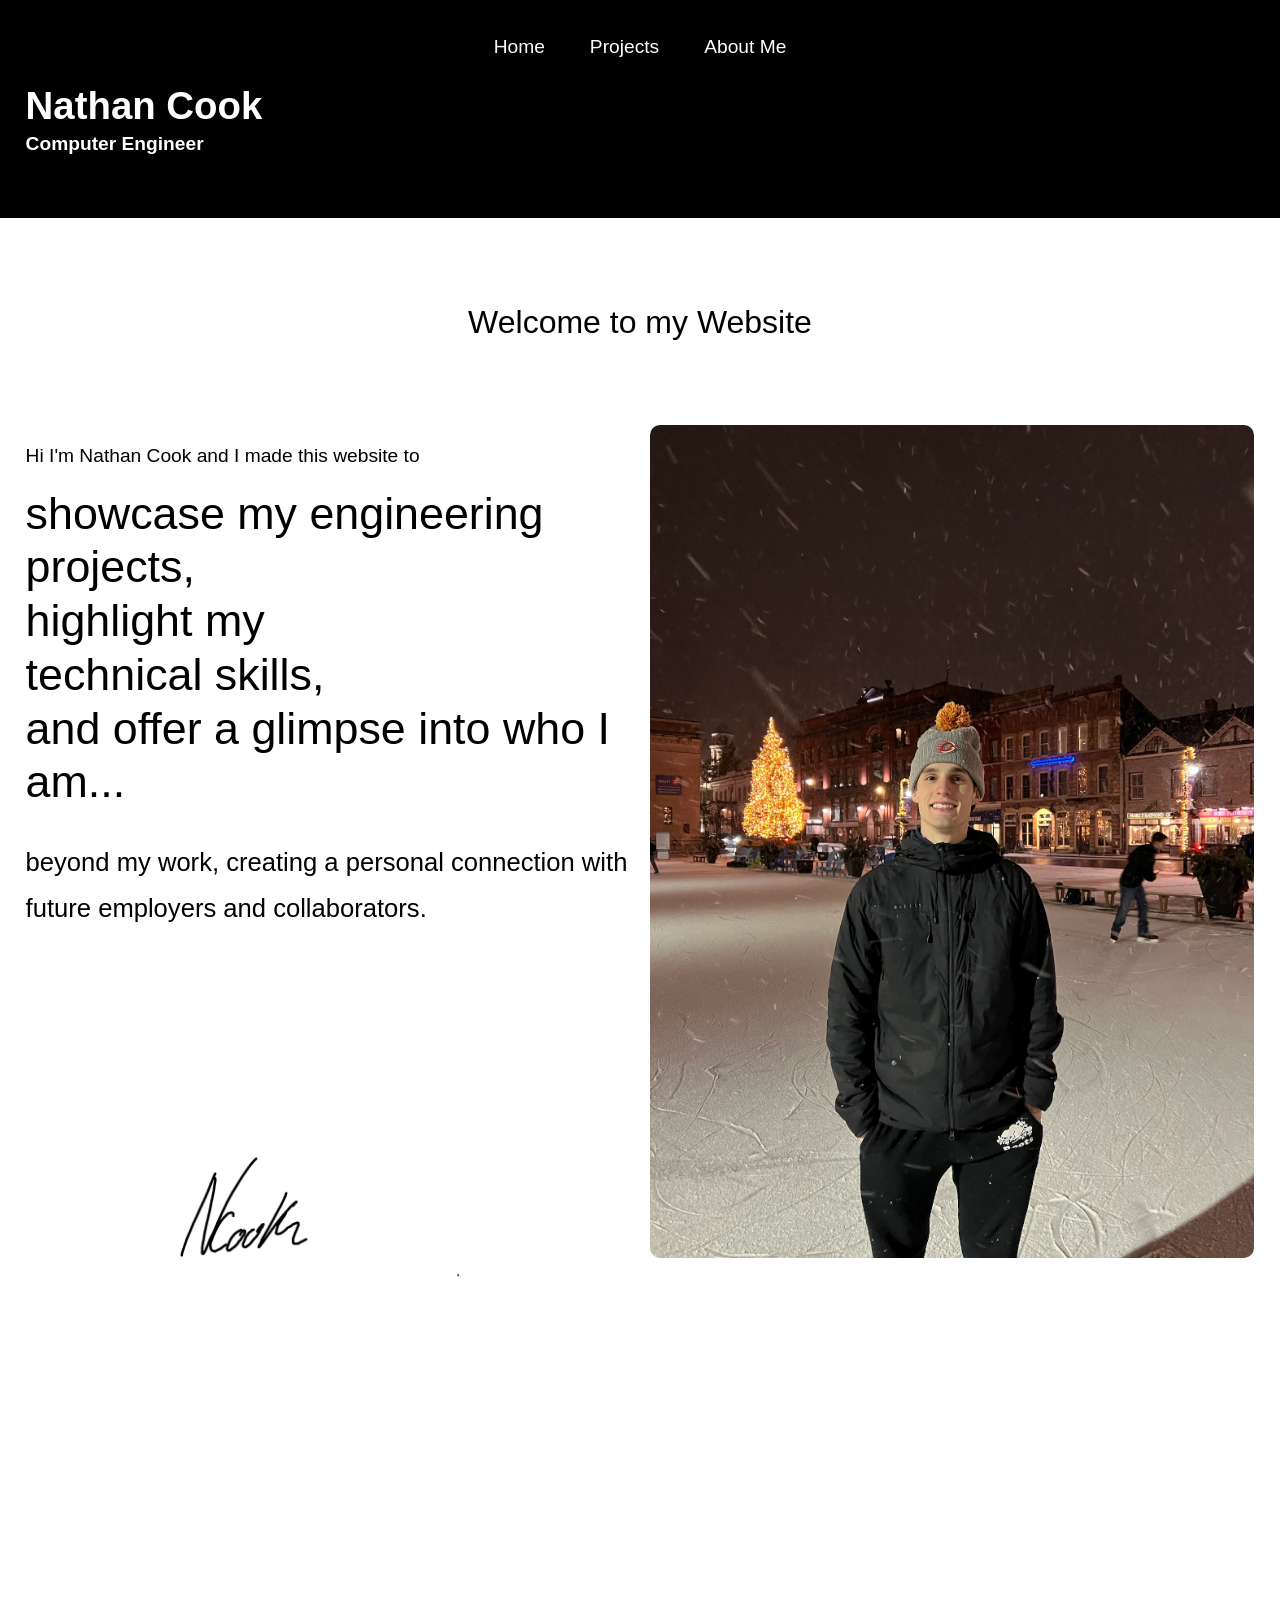
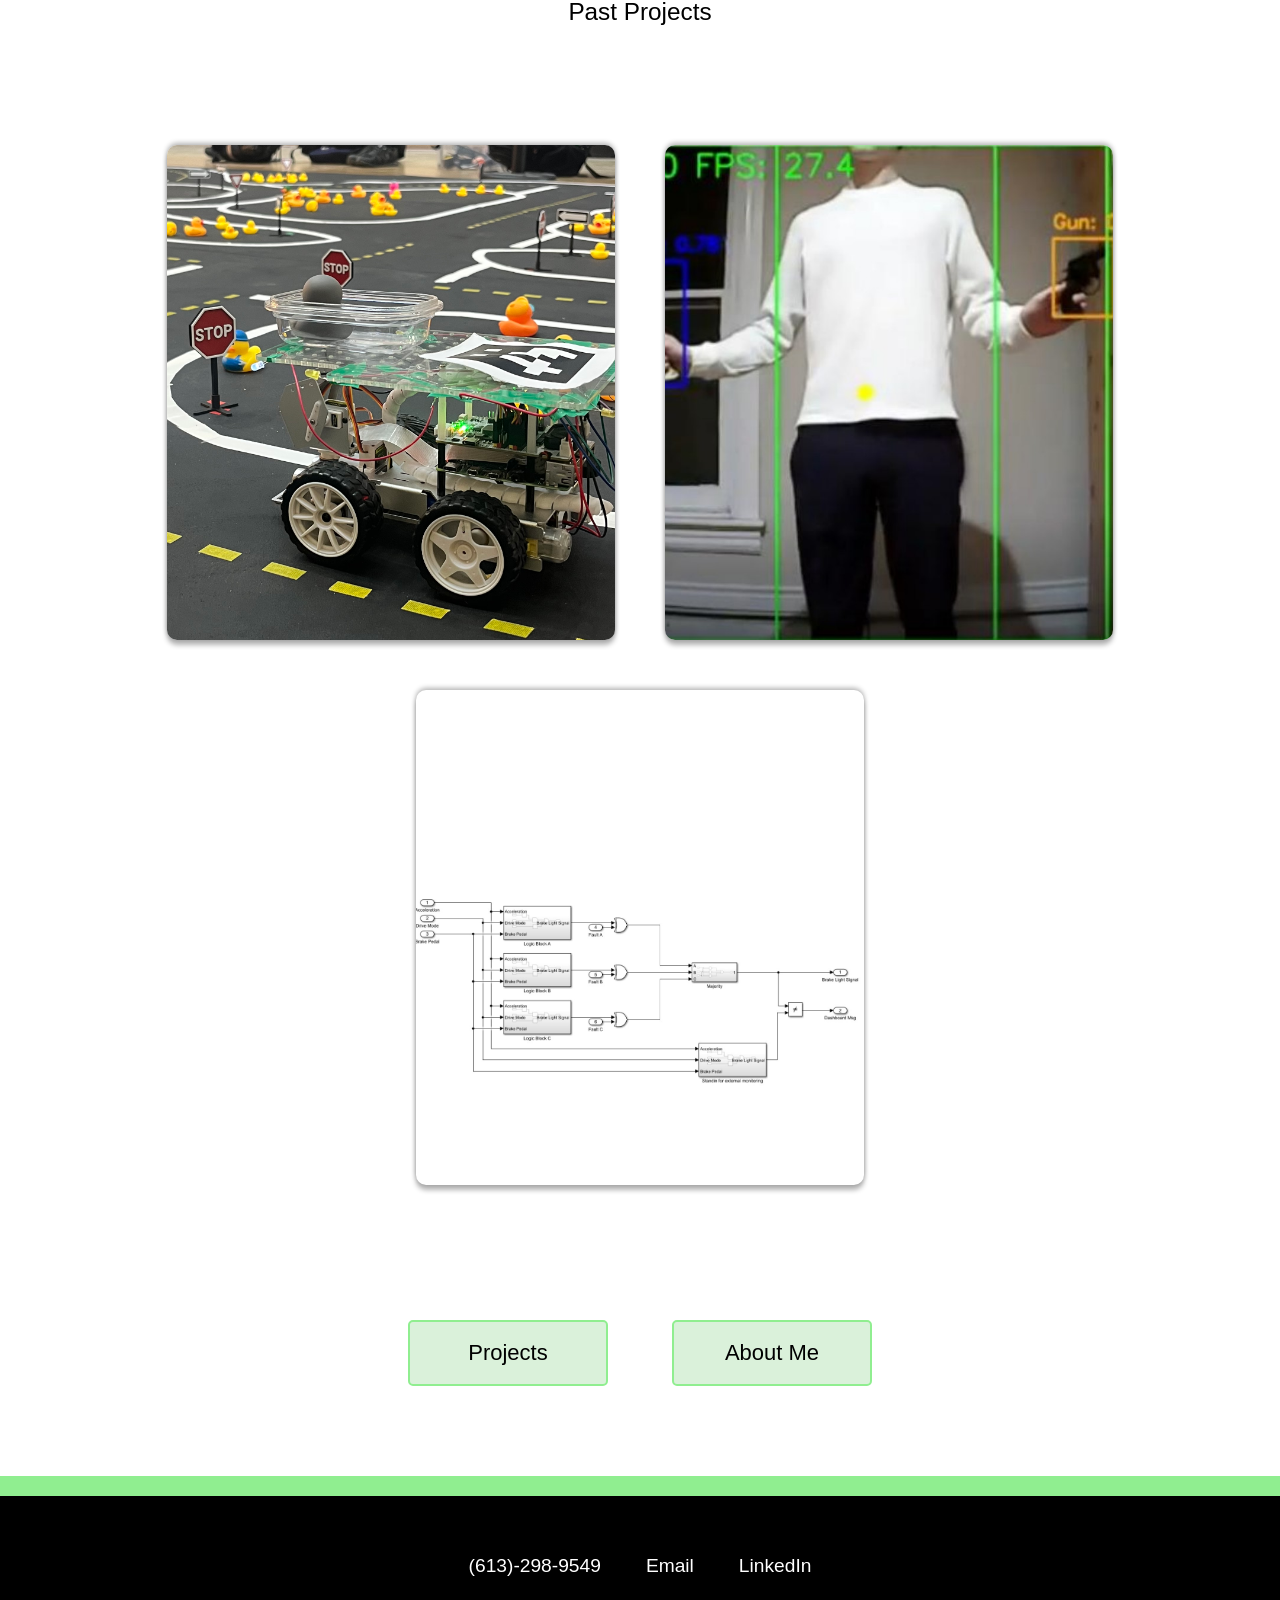
<file: index.html>
<!DOCTYPE html>
<html>
    <head>
        <title>Nathan's Website</title>
        <link rel="stylesheet" href="styles.css">
    </head>
    <body>
        <header>
            <nav>
                <ul>
                    <li class="Home"><a href="index.html">Home</a></li>
                    <li class="Projects"><a href="Pages/Projects.html">Projects</a></li>
                    <li class="About-Me" ><a href="Pages/AboutMe.html">About Me</a></li>
                </ul>
            </nav>
            <h1>Nathan Cook</h1>
            <h2>Computer Engineer</h2>
        </header>

        <section class="upper">
            <!-- Welcome to my website -->
        </section>

        <section class="first-text">
            <!-- <p class="Statement">A space to learn more about me and my past projects</p> -->
             <p class="Statement">Welcome to my Website</p>
        </section>


        <section class="sussy">
            <div class="Project-3">
                <div class="box-left">
                    <p class="sub-title">Hi I'm Nathan Cook and I made this website to</p>
                    <p class="description">
                        showcase my engineering projects,<br> 
                        highlight my<br> technical skills,<br> and offer a glimpse into who I am...
                    </p>
                    <p class="core-description">
                        beyond my work, creating a personal connection with future employers and collaborators.
                    </p>
                    <!-- <p class="small-text">Place holder</p> -->
                    <div class="signature" style="background-image: url('Images/signature.png');"></div>
                </div>
                <div class="box-right">
                    <img src="Images/IMG_0437.JPG">
                </div>
            </div>
        </section>


        <section class="middle-text">
            <p>Past Projects</p>
        </section>


        <section class="middle">
            <div class="Photo1" style="background-image: url('Images/Auto_car.jpeg');"></div>
            <div class="Photo2" style="background-image: url('Images/Capstone_Cam.jpg');" ></div>
            <div div class="Photo3-golf" style="background-image: url('Images/ELEC471.jpg');" ></div>
        </section>


        <!-- <section class="middle">
            <div class="Photo1" style="background-image: url('Images/IMG_0124.JPG');"></div>
            <div class="Photo2" style="background-image: url('Images/IMG_0437.JPG');" ></div>
            <div div class="Photo3" style="background-image: url('Images/IMG_2302.jpg');" ></div>
        </section> -->

        <!-- <section class="middle-text">
            <p>A quick glimpse into my personal life shows I love hockey, golf, F1 and the outdoors.</p>
        </section> -->

        <section class="first-text">
            <button onclick="window.location.href='Pages/Projects.html'">Projects</button>
            <button onclick="window.location.href='Pages/AboutMe.html'">About Me</button>
        </section>

        <section class="bottom">

        </section>
        
        <footer>
            <nav>
                <li class="Phone"><a href="tel:6132989549">(613)-298-9549</a></li>
                <li class="Email"><a href="mailto:nathan.d.cook99@gmail.com">Email<i class="far fa-envelope"></i></a></li>
                <li class="Linked"><a href="http://www.linkedin.com/in/nathan-cook9">LinkedIn</a></li>
            </nav>
        </footer>
    </body>
</html>
</file>
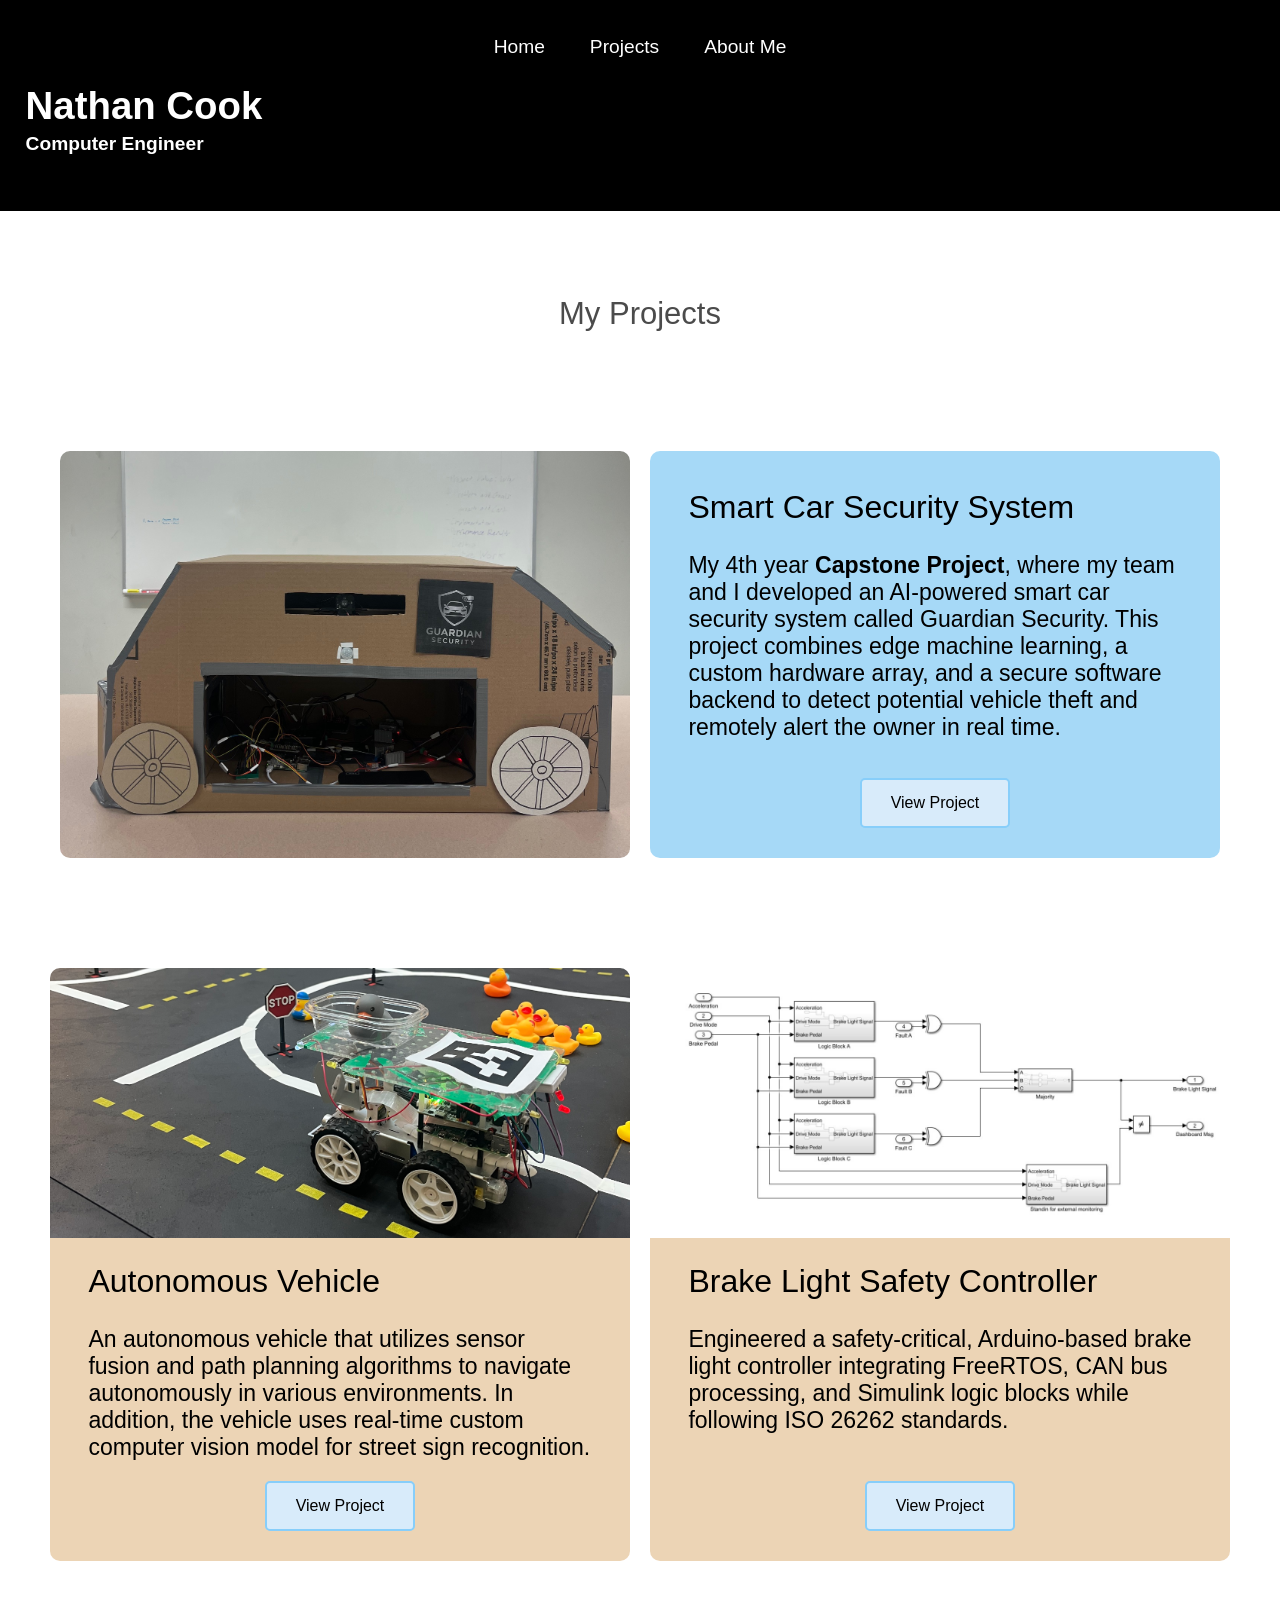
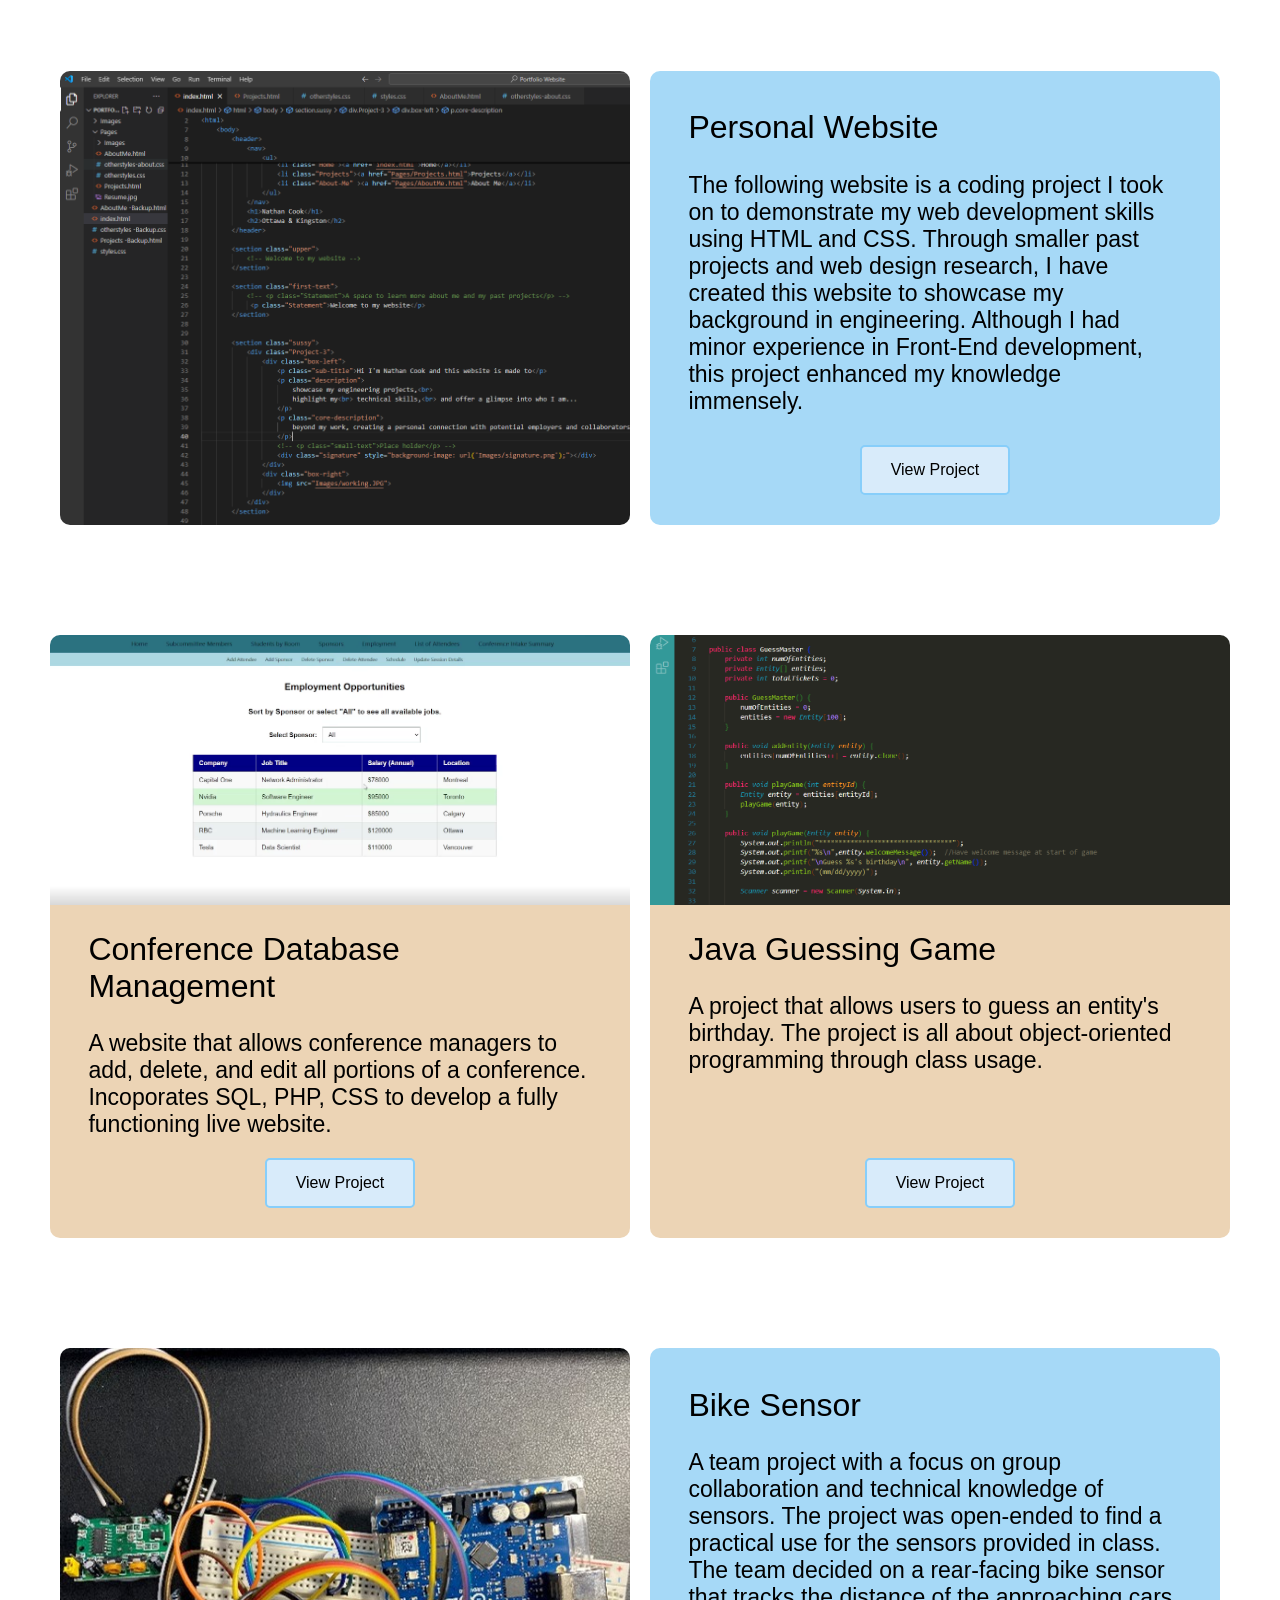
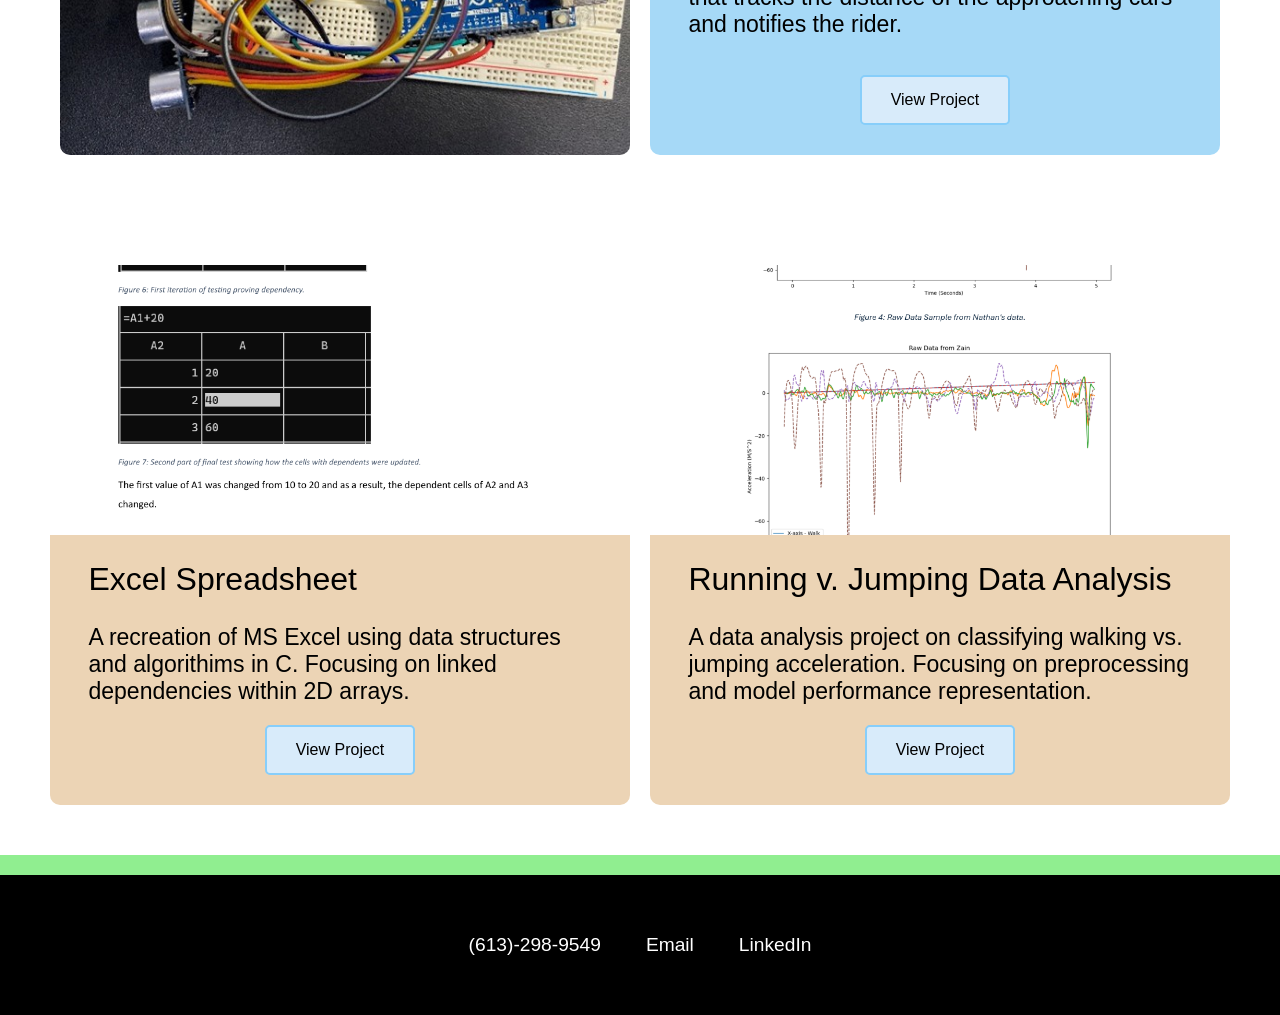
<file: Pages/Projects.html>
<!DOCTYPE html>
<html>
    <head>
        <title>Nathan's Website</title>
        <link rel="stylesheet" href="otherstyles.css">
    </head>
    <body>
        <header>
            <nav>
                <ul>
                    <li class="Home"><a href="../index.html">Home</a></li>
                    <li class="Projects"><a href="Projects.html">Projects</a></li>
                    <li class="About-Me" ><a href="AboutMe.html">About Me</a></li>
                </ul>
            </nav>
            <h1>Nathan Cook</h1>
            <h2>Computer Engineer</h2>
        </header>

        <section class="upper">
            <!-- Project Section -->
        </section>

        <section class="raise-text">
            <p class="Statement">My Projects</p>
        </section>

        <section class="lower-middle">
            <div class="Project-3">
                <div class="box-left">
                    <img class="smart-car" src="Images/Smart_Car.jpeg">
                </div>
                <div class="box-right">
                    <p class="sub-title">Smart Car Security System</p>
                    <p class="description">My 4th year <strong>Capstone Project</strong>, where my team and I developed an AI-powered smart car security system called Guardian Security. This project combines edge machine learning, a custom hardware array, and a secure software backend 
                        to detect potential vehicle theft and remotely alert the owner in real time.</p>
                    <button class="project-button" onclick="window.location.href='https://github.com/nathancook9/YOLO-Training.git'">View Project</button>
                </div>
            </div>
        </section>

        <section class="middle">
            <div class="Project-1">
                <div class="box-up">
                    <!-- Improved Photo Quality -->
                    <img class="excel" src="Images/Auto_Car.jpeg">
                </div>
                <div class="box-down">
                    <p class="sub-title">Autonomous Vehicle</p>
                    <p class="description">An autonomous vehicle that utilizes sensor fusion and path planning algorithms to navigate autonomously in various environments. 
                        In addition, the vehicle uses real-time custom computer vision model for street sign recognition.</p>
                    <button class="project-button" onclick="window.location.href='https://github.com/GitNH27/Pi-CarX-Autonomous-Vehicle'">View Project</button>
                </div>
            </div>

            <div class="Project-2" >
                <div class="box-up">
                    <img src="Images/ELEC471.jpg">
                </div>
                <div class="box-down">
                    <p class="sub-title">Brake Light Safety Controller</p>
                    <p class="description">Engineered a safety-critical, Arduino-based brake light controller integrating FreeRTOS, CAN bus processing, and Simulink logic blocks while following ISO 26262 standards.</p>
                    <button class="project-button" onclick="window.location.href='https://github.com/nathancook9/Brake-Light-Controller'">View Project</button>
                </div>
            </div>
        </section>

        <section class="lower-middle">
            <div class="Project-3">
                <div class="box-left">
                    <img src="Images/Website_Screenshot.png">
                </div>
                <div class="box-right">
                    <p class="sub-title">Personal Website</p>
                    <p class="description">The following website is a coding project I took on to demonstrate my web development skills using HTML and CSS. 
                        Through smaller past projects and web design research, I have created this website to showcase my background in engineering.
                        Although I had minor experience in Front-End development, this project enhanced my knowledge immensely.</p>
                    <button class="project-button" onclick="window.location.href='https://github.com/nathancook9/Personal-Website.git'">View Project</button>
                </div>
            </div>
        </section>

        <section class="bottom-middle">
            <div class="Project-1">
                <div class="box-up">
                    <img class="Database" src="Images/DATABASE_WEB.png">
                </div>
                <div class="box-down">
                    <p class="sub-title">Conference Database Management</p>
                    <p class="description">A website that allows conference managers to add, delete, and edit all portions of a conference. 
                        Incoporates SQL, PHP, CSS to develop a fully functioning live website.</p>
                    <button class="project-button" onclick="window.location.href='https://github.com/nathancook9/Database-Website.git'">View Project</button>
                </div>
            </div>

            <div class="Project-2" >
                <div class="box-up">
                    <img src="Images/GuessMaster.png">
                </div>
                <div class="box-down">
                    <p class="sub-title">Java Guessing Game</p>
                    <p class="description">A project that allows users to guess an entity's birthday. The project is all about object-oriented programming through class usage.</p>
                    <button class="project-button" onclick="window.location.href='https://github.com/nathancook9/Java-Guessing-Game.git'">View Project</button>
                </div>
            </div>
        </section>

        <section class="high-bottom">
            <div class="Project-3">
                <div class="box-left">
                    <img class="elec_290" src="Images/290_Project.jpg">
                </div>
                <div class="box-right">
                    <p class="sub-title">Bike Sensor</p>
                    <p class="description">A team project with a focus on group collaboration and technical knowledge of sensors. The project was open-ended to find a 
                        practical use for the sensors provided in class. 
                        The team decided on a rear-facing bike sensor that tracks the distance of the approaching cars and notifies the rider.
                    </p>
                    <button class="project-button" onclick="window.location.href='https://github.com/nathancook9/Bike-Sensor.git'">View Project</button>
                </div>
            </div>
        </section>

        <section class="middle">
            <div class="Project-1">
                <div class="box-up">
                    <img class="excel" src="Images/excel.png">
                </div>
                <div class="box-down">
                    <p class="sub-title">Excel Spreadsheet</p>
                    <p class="description">A recreation of MS Excel using data structures and algorithims in C. Focusing on linked dependencies within 2D arrays.</p>
                    <button class="project-button" onclick="window.location.href='https://github.com/nathancook9/Excel-Assignment.git'">View Project</button>
                </div>
            </div>

            <div class="Project-2" >
                <div class="box-up">
                    <img src="Images/Data_Science.png">
                </div>
                <div class="box-down">
                    <p class="sub-title">Running v. Jumping Data Analysis</p>
                    <p class="description">A data analysis project on classifying walking vs. jumping acceleration. Focusing on preprocessing and model performance representation.  </p>
                    <button class="project-button" onclick="window.location.href='https://github.com/nathancook9/SQL-Data-Science.git'">View Project</button>
                </div>
            </div>
        </section>

        <section class="bottom">
        
        </section>
        
        <footer>
            <nav>
                <li class="Phone"><a href="tel:6132989549">(613)-298-9549</a></li>
                <li class="Email"><a href="mailto:nathan.d.cook99@gmail.com">Email<i class="far fa-envelope"></i></a></li>
                <li class="Linked"><a href="http://www.linkedin.com/in/nathan-cook9">LinkedIn</a></li>
            </nav>
        </footer>
    </body>
</html>
</file>
<file: styles.css>
body {
    background: black;
    color: white;
    font-family: 'Helvetica Neue', Helvetica, sans-serif;
    margin: 0;
    min-height: 100vh;
}

header {
    padding: clamp(20px, 4vh, 40px) clamp(15px, 2vw, 30px);
    display: flex;
    flex-direction: column;
    align-items: center;
}

footer {
    min-height: 100px;
    padding: 20px;
    display: flex;
    flex-direction: row;
    justify-content: center;
    align-items: center;
    margin: 0;
}

header nav ul, footer nav {
    display: flex;
    flex-direction: row;
    flex-wrap: wrap;
    justify-content: center;
    gap: 15px;
}

header h1 {
    text-align: left;
    margin-bottom: 5px;
    align-self: flex-start;
    font-size: clamp(24px, 3vw, 40px);
}

header h2 {
    align-self: flex-start;
    text-align: left;
    font-size: clamp(16px, 1.5vw, 20px);
    margin: 0;
}

section {
    background: white;
    padding: clamp(20px, 3vh, 40px) clamp(15px, 2vw, 30px);
    margin: 0;
}

section.upper {
    background-color: black;
    display: flex;
    justify-content: center;
    text-align: center;
    font-size: clamp(16px, 2vw, 20px);
    padding-top: 0;
}

section.middle {
    display: flex;
    flex-direction: row;
    flex-wrap: wrap;
    justify-content: center;
    align-items: center;
    padding: 0 0 30px 0;
    gap: 20px;
}

section.first-text {
    padding: clamp(60px, 10vh, 120px);
    margin: 0;
    display: flex;
    justify-content: center;
    position: relative;
    gap: clamp(40px, 5vw, 100px);
    color: black;
}

p.Statement {
    transition: all 0.9s;
    /* opacity: 0.4; */
    font-size: clamp(24px, 2.5vw, 36px);
    position: absolute;
    top: 30%;
}

section.first-text:hover p.Statement {
    font-size: clamp(25px, 2.6vw, 38px);
    transform: translateY(-25%);
    opacity: 1;
}

section.sussy {
    display: flex;
    flex-wrap: wrap;
    justify-content: center;
    padding-top: 0;
    /* gap: clamp(20px, 4vw, 60px); */
    color: black;
}

section.main-text {
    color: black;
    padding: clamp(50px, 10vh, 100px) clamp(20px, 5vw, 80px);
    display: flex;
    justify-content: center;
    position: relative;
    font-size: clamp(22px, 2vw, 32px);
}

section.middle-text {
    font-family: 'Inter', 'Helvetica Neue', Arial, sans-serif;
    color: black;
    padding: clamp(50px, 10vh, 80px) clamp(20px, 5vw, 60px);
    display: flex;
    flex-direction: column;
    align-items: center;
    font-size: clamp(20px, 1.9vw, 40px);
}

section.bottom {
    padding: 10px;
    background-color: lightgreen;
    text-align: center;
}

div.Project-3 {
    width: 100%;
    max-width: 1400px; /* Caps width on ultra-wide screens */
    margin: 0 auto;
    /* background-color: rgb(151, 236, 151); */
    display: grid;
    grid-template-columns: 1fr 1fr; /* Forces a perfect 50/50 split on desktop */
    gap: 20px;
    padding-top: 3vh;
}

@media (max-width: 768px) {
    /* ... other styles ... */

    div.Project-3 {
        grid-template-columns: 1fr; /* This forces it to a single column */
    }

    /* Optional: Ensure the image maintains a good aspect ratio */
    .box-right {
        height: 300px; /* Or use aspect-ratio: 16/9; */
    }
}

.box-right, .box-left {
    width: 100%;
    height: 100%;
    margin: 0;
}

.box-right img {
    width: 100%;
    height: 80%;
    object-fit: cover;
    object-position: bottom;
    border-radius: 10px;
    min-width: 200px;
}

.box-left {
    font-family: 'Inter', 'Helvetica Neue', Arial, sans-serif;
    flex-direction: column;
    align-items: flex-start;
    text-align: start;
    justify-content: center; /* Centers text vertically */
}

.box-left .sub-title {
    padding: 20px 0;
    margin: 0;
    font-size: clamp(18px, 1.5vw, 24px);
}

.box-left .description {
    padding: 0 0 20px 0;
    font-weight: 500;
    margin: 0;
    font-size: clamp(32px, 3.5vw, 54px);
    line-height: 1.2;
}

.box-left .core-description {
    line-height: 1.8;
    padding: 10px 0;
    margin: 0;
    font-size: clamp(18px, 2vw, 30px);
}

.small-text {
    font-size: clamp(14px, 1.2vw, 20px);
    max-width: 200px;
    margin-top: 30px;
}

div.signature, div.Photo1, div.Photo2, div.Photo3-golf, div.Photo3 {
    margin: 15px;
    box-sizing: border-box;
    height: clamp(350px, 55vh, 600px);
    width: clamp(275px, 35vw, 550px);
    border-radius: 10px;
    background-repeat: no-repeat;
}

div.signature {
    align-self: center;
    background-size: 125%;
    background-position: 0% 50%;
}

div.Photo1 {
    background-size: 200%;
    background-position: 65% 50%;
    box-shadow: 
        rgba(0, 0, 0, 0.3) 0 -2px 5px, 
        rgba(0, 0, 0, 0.3) 0 5px 5px;
}

div.Photo2 {
    background-size: cover;
    background-position: 50% 40%;
    box-shadow: 
        rgba(0, 0, 0, 0.3) 0 -2px 5px, 
        rgba(0, 0, 0, 0.3) 0 5px 5px;
}

div.Photo3-golf {
    background-size: 115%;
    background-position: 50% 70%;
    box-shadow: 
        rgba(0, 0, 0, 0.3) 0 -2px 5px, 
        rgba(0, 0, 0, 0.3) 0 5px 5px;
}

div.Photo3 {
    background-size: 100%;
    background-position: 50% 70%;
}

button {
    width: 200px;
    height: 66px;
    border-radius: 5px;
    border: 2px solid lightgreen;
    background-color: rgb(218, 241, 218);
    box-shadow: inset 0 0 0 0 lightgreen;
    transition: ease-out 0.30s;
    font-size: 22px;
}

button:hover {
    box-shadow: inset 0 0 66px 0 lightgreen;
    cursor: pointer;
}

ul {
    margin: 0;
    padding: 0;
    list-style-type: none;
}

li {
    display: flex;
    justify-content: center;
    width: auto; /* Let content dictate width instead of strict 13vw */
    padding: 0 15px;
    text-align: center;
}

a {
    text-decoration: none;
    text-transform: none;
    cursor: pointer;
    position: relative;
    font-size: clamp(16px, 1.5vw, 20px);
    color: white;
}

a::after {
    content: '';
    position: absolute;
    height: 2px;
    left: 0;
    bottom: -4px;
    width: 0;
    background: lightgreen;
    transition: width 0.2s;
}

a:hover:after {
    width: 100%;
}

a:visited {
    color: white;
}

/* Media Query: Restored standard breakpoints for reliability */
@media (max-width: 1200px) {
    div.Photo1, div.Photo2, div.Photo3, div.Photo3-golf {
        width: 45%; 
    }
}

@media (max-width: 768px) {
    section.middle {
        flex-direction: column; 
    }

    div.Project-3 {
        flex-direction: column;
    }

    .box-right, .box-left {
        width: 100%;
        min-height: auto;
    }

    div.Photo1, div.Photo2, div.Photo3, div.Photo3-golf {
        width: 90%; 
        max-width: 500px;
    }
}
</file>
<file: Pages/otherstyles.css>
body {
    background: black;
    color: white;
    font-family: 'Helvetica Neue', Helvetica, sans-serif;
    margin: 0;
    min-height: 100vh;
}

header {
    padding: clamp(20px, 4vh, 40px) clamp(15px, 2vw, 30px);
    display: flex;
    flex-direction: column;
    align-items: center;
}

footer {
    min-height: 100px;
    padding: 20px;
    display: flex;
    flex-direction: row;
    justify-content: center;
    align-items: center;
    margin: 0;
}

header nav ul, footer nav {
    display: flex;
    flex-direction: row;
    flex-wrap: wrap;
    justify-content: center;
    gap: 15px;
}

header h1 {
    text-align: left;
    margin-bottom: 5px;
    align-self: flex-start;
    font-size: clamp(24px, 3vw, 40px);
}

header h2 {
    align-self: flex-start;
    text-align: left;
    font-size: clamp(16px, 1.5vw, 20px);
    margin: 0;
}

section {
    background-color: white;
    color: black;
    padding: clamp(15px, 3vw, 20px);
    margin: 0;
}

section.upper {
    color: white;
    background-color: black;
    display: flex; /* Changed from 'middle' (invalid) to flex */
    justify-content: center;
    text-align: center;
    font-size: clamp(16px, 2vw, 20px);
    padding-top: 0;
}

/* Adjusts the div boxes (Particularly the flex direction & location) */
section.middle, section.bottom-middle {
    display: flex;
    flex-direction: row; 
    flex-wrap: wrap; /* Fixed invalid flex-direction */
    justify-content: center;
    padding: clamp(30px, 5vw, 50px);
    gap: 20px;
}

section.lower-middle, section.high-bottom {
    display: flex;
    flex-direction: row;
    flex-wrap: wrap;
    justify-content: center;
    padding: clamp(30px, 6vw, 60px);
}

/* Opening statement on page */
section.raise-text {
    padding: clamp(60px, 10vh, 120px);
    margin: 0;
    display: flex;
    justify-content: center;
    position: relative;
}

p.Statement {
    transition: all 0.9s;
    opacity: 0.7;
    font-size: clamp(22px, 2.5vw, 31px);
    position: absolute;
    top: 30%;
}

section.raise-text:hover p.Statement {
    transform: translateY(-25%);
    opacity: 1;
}

section.bottom {
    background-color: lightgreen;
    text-align: center;
    padding: 10px;
}

div {
    font-family: 'Inter', 'Helvetica Neue', Arial, sans-serif;
    display: flex;
    padding: 0;
    border-radius: 10px;
    color: black;
}

div.Project-1, div.Project-2 {
    flex: 1 1 400px; /* Allows it to grow and shrink, starts at 400px */
    max-width: 700px; /* Prevents it from getting too large on ultrawide */
    display: flex;
    flex-direction: column;
}

div.box-up {
    margin: 0;
    width: 100%;
    height: clamp(250px, 30vh, 300px); /* Scales height appropriately */
    display: flex;
    justify-content: center;
    align-items: center;
}

.box-up img {
    width: 100%;
    height: 100%;
    object-fit: cover;
    object-position: 0% 62%;
    border-radius: 10px 10px 0 0; /* Rounds only top corners so it sits flush */
}

.box-up .Database {
    object-position: 0% 0%;
}

div.box-down {
    width: 100%;
    flex-grow: 1; /* Fills remaining space dynamically */
    display: flex;
    flex-direction: column;
    background-color: #ecd4b5;
    border-radius: 0 0 10px 10px;
}

.box-down .sub-title {
    padding: clamp(15px, 2vw, 30px) clamp(20px, 3vw, 50px);
    margin: 0;
    font-size: clamp(24px, 2.5vw, 35px);
}

.box-down .description {
    margin: 0;
    font-size: clamp(18px, 1.8vw, 25px);
    padding: 0 clamp(20px, 3vw, 50px) 20px clamp(20px, 3vw, 50px);
}

.box-down .project-button {
    margin-bottom: 30px;
    margin-top: auto;
    align-self: center;
}

/* Upgrade to CSS Grid for perfect layout control */
div.Project-3 {
    display: grid;
    grid-template-columns: 1fr 1fr; /* Forces a perfect 50/50 split on desktop */
    gap: 20px;
    width: 100%;
    max-width: 1420px;
    margin: 0 auto;
}

/* Remove all flex shrinking/growing math. Grid handles it perfectly. */
.box-left, .box-right {
    width: 100%;
    height: 100%;
    margin: 0;
}

.box-left {
    aspect-ratio: 7 / 5;
    border-radius: 10px;
    overflow: hidden; /* Acts like a mask to keep the image edges round */
}

.box-left img, .box-left .elec_290 {
    width: 100%;
    height: 100%;
    object-fit: cover;
}

.box-left img {
    object-position: 0% 75%;
}

.box-left .elec_290 {
    object-position: top;
}

.box-right {
    display: flex;
    flex-direction: column;
    background-color: #a6d9f7;
    border-radius: 10px;
    overflow: hidden;
}

.box-right .sub-title {
    padding: clamp(20px, 3vw, 40px) clamp(20px, 3vw, 50px) clamp(15px, 2vw, 30px);
    margin: 0;
    font-size: clamp(24px, 2.5vw, 35px);
}

.box-right .description {
    margin: 0;
    font-size: clamp(18px, 1.8vw, 25px);
    padding: 0 clamp(20px, 3vw, 50px) clamp(20px, 3vw, 30px);
}

.box-right .project-button {
    margin-bottom: 30px;
    margin-top: auto;
    align-self: center;
}

/* Media Query: The fix for the "Blow-Up" effect */
@media (max-width: 900px) {
    div.Project-3 {
        grid-template-columns: 1fr; /* Stacks the boxes into a single column */
        max-width: 600px; /* CRITICAL: Caps the container width so the images don't explode in size when stacked */
    }
}

.project-button {
    width: 150px;
    height: 50px;
    border-radius: 5px;
    border: 2px solid lightskyblue;
    background-color: rgb(216, 235, 250);
    box-shadow: inset 0 0 0 0 lightskyblue;
    transition: ease-out 0.35s;
    font-size: 16px; /* Added font size for consistency */
}

.project-button:hover {
    box-shadow: inset 150px 0 0 0 lightskyblue;
    cursor: pointer;
}

ul {
    margin: 0;
    padding: 0;
    list-style-type: none;
}

li {
    display: flex;
    justify-content: center;
    width: auto; /* Let content dictate width instead of strict px */
    padding: 0 15px;
    text-align: center;
}

a {
    text-decoration: none;
    text-transform: none;
    cursor: pointer;
    position: relative;
    font-size: clamp(16px, 1.5vw, 20px);
    color: white;
}

a::after {
    content: '';
    position: absolute;
    height: 2px;
    left: 0;
    bottom: -4px;
    width: 0;
    background: lightgreen;
    transition: width 0.2s;
}

a:hover:after {
    width: 100%;
}

a:visited {
    color: white;
}
</file>
